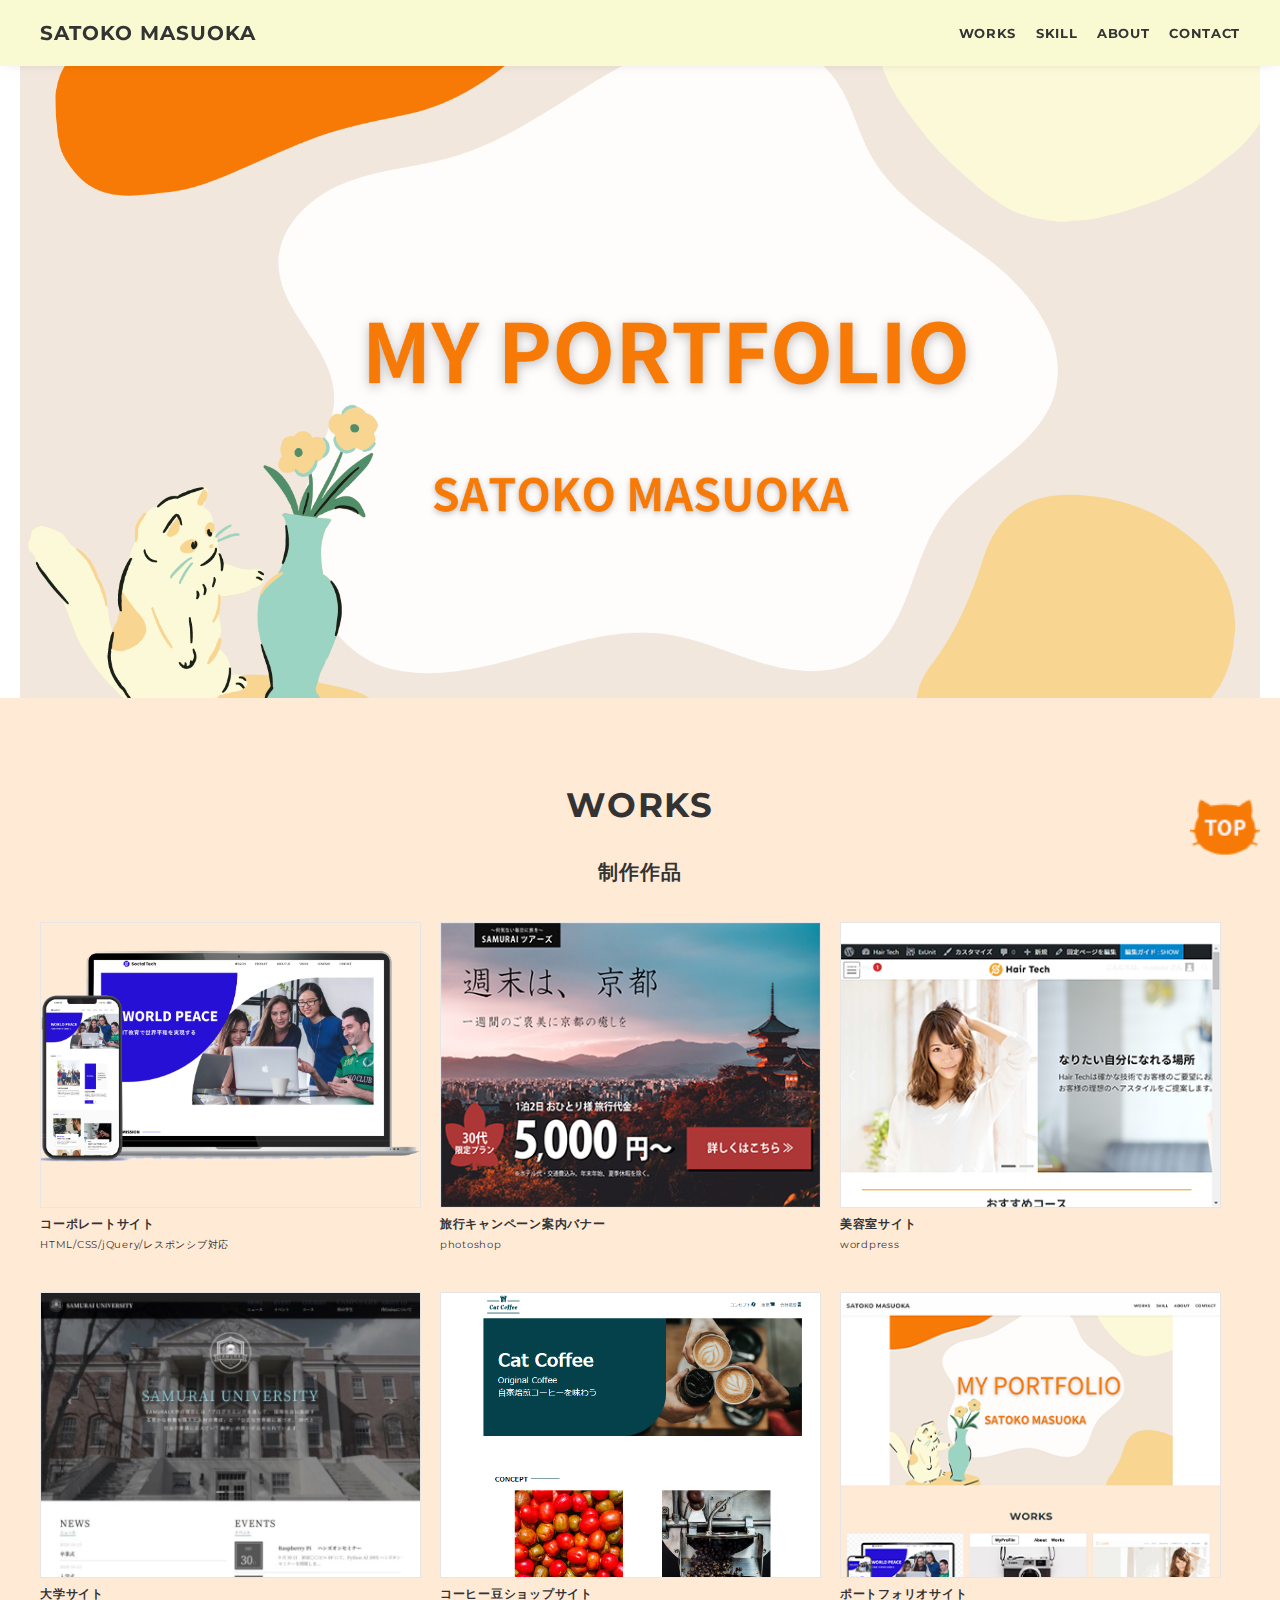
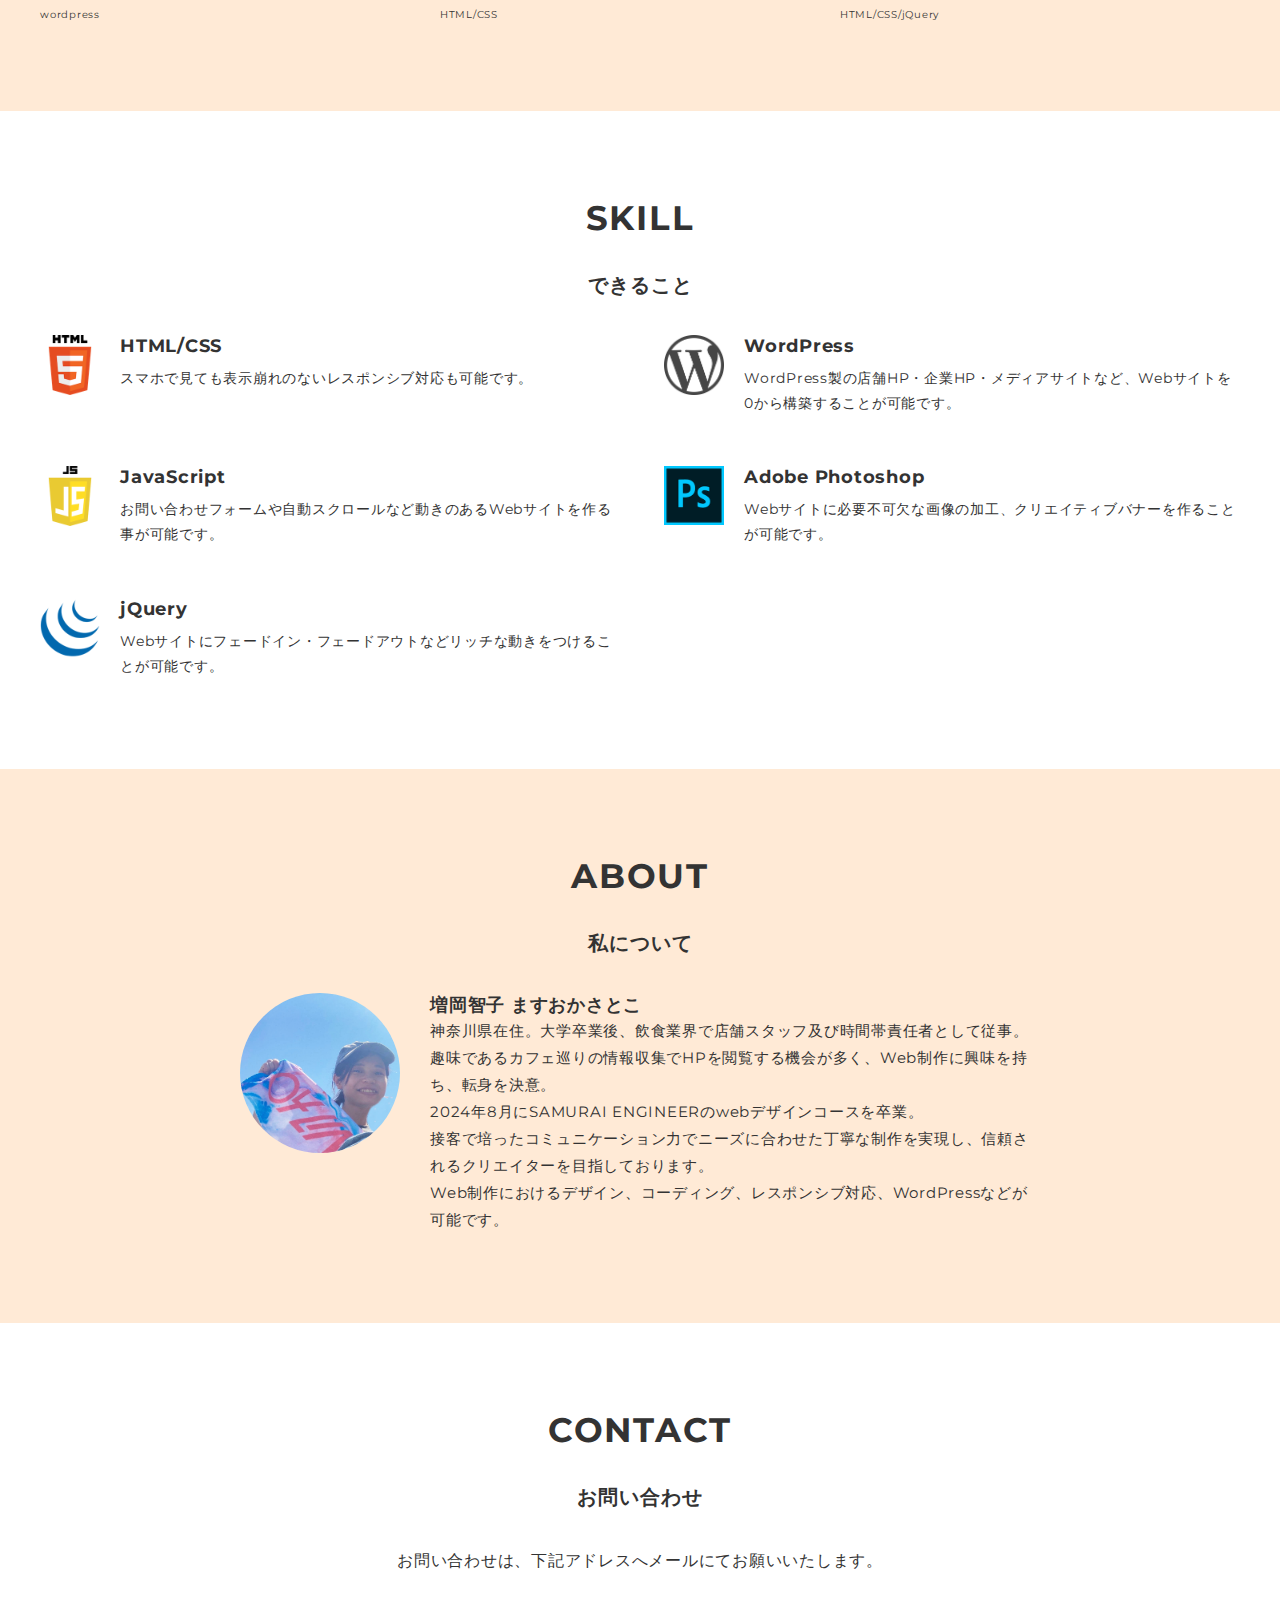
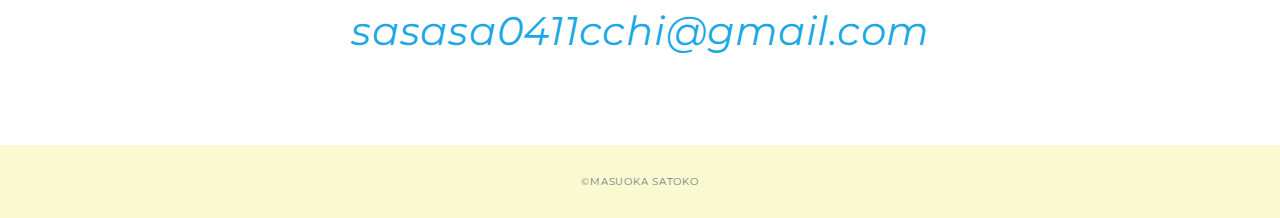
<file: index.html>
<!DOCTYPE html>
<html>
<head>
  <meta charset="utf-8">
  <meta name="discription" content="増岡智子のポートフォリオサイトです。">
  <meta name="viewport" content="width=device-width, initial-scale=1.0, maximum-scale=1.0, minimum-scale=1.0" >
  <title>増岡智子　ポートフォリオ</title>
  <link rel="preconnect" href="https://fonts.gstatic.com">
  <link href="https://fonts.googleapis.com/css2?family=Montserrat:wght@400;700&display=swap" rel="stylesheet">
  <link href="https://fonts.googleapis.com/css?family=Material+Icons+Outlined" rel="stylesheet">
  <link href="css/ress.css" media="all" rel="stylesheet" type="text/css" />
  <link href="css/style.css" media="all" rel="stylesheet" type="text/css" />
  
  <script src="https://ajax.googleapis.com/ajax/libs/jquery/3.6.0/jquery.min.js"></script>
  <script src="https://code.jquery.com/jquery-3.6.0.js" integrity="sha256-H+K7U5CnXl1h5ywQfKtSj8PCmoN9aaq30gDh27Xc0jk=" crossorigin="anonymous"></script>
  <script type='text/javascript' src="js/script.js"></script>
</head>

<body>


    <!-- header -->
    <header class="header ">
      <div class="container">
        <h1 class="header-logo">
          <a href="#">SATOKO MASUOKA</a>
        </h1>
        <nav class="gnav">
          <ul class="gnav-list">
            <li class="gnav-item"><a href="#works">WORKS</a></li>
            <li class="gnav-item"><a href="#skill">SKILL</a></li>
            <li class="gnav-item"><a href="#about">ABOUT</a></li>
            <li class="gnav-item"><a href="#contact">CONTACT</a></li>
          </ul>
        </nav>
      </div>
    </header>
    <!-- /header -->

    <main class="content">

      <!-- mv -->
      <div class="mv">
        <div class="mv-container">
          <img src="img/main-4.png" alt="メインビジュアル">
        </div>
      </div>
      <!-- /mv -->

      <!-- works -->
      <section class="works section" id="works">
        <div class="container">
          <h2 class="title">WORKS</h2>
          <h3 class="subtitle">制作作品</h3>
          <div class="works-list">
            <a class="works-item" href="works-1.html">
              <div class="works-img"><img src="img/works/html1mockup.png" alt="HTML1モックアップ" /></div>
              <p class="works-name">コーポレートサイト</p>
              <p class="works-info">HTML/CSS/jQuery/レスポンシブ対応</p>
            </a>
            <a class="works-item" href="works-2.html">
              <div class="works-img"><img src="img/works/works-2.png" alt="photoshop1" /></div>
              <p class="works-name">旅行キャンペーン案内バナー</p>
              <p class="works-info">photoshop</p>
            </a>
            <a class="works-item" href="works-3.html">
              <div class="works-img"><img src="img/works/wordpress1.png" alt="wordpress1" /></div>
              <p class="works-name">美容室サイト</p>
              <p class="works-info">wordpress</p>
            </a>
            <a class="works-item" href="works-4.html">
              <div class="works-img"><img src="img/works/wordpress2.png" alt="wordpress2" /></div>
              <p class="works-name">大学サイト</p>
              <p class="works-info">wordpress</p>
            </a>
            <a class="works-item" href="works-5.html">
              <div class="works-img"><img src="img/works/html3.png" alt="html3" /></div>
              <p class="works-name">コーヒー豆ショップサイト</p>
              <p class="works-info">HTML/CSS</p>
            </a>
            <a class="works-item" href="works-6.html">
              <div class="works-img"><img src="img/works/html4-3.png" alt="HTML4" /></div>
              <p class="works-name">ポートフォリオサイト</p>
              <p class="works-info">HTML/CSS/jQuery</p>
            </a>
          </div>
        </div>
      </section>
      <!-- /works -->

      <!-- skill -->
      <section class="skill section" id="skill">
        <div class="container">
          <h2 class="title">SKILL</h2>
          <h3 class="subtitle">できること</h3>
          <div class="skill-list">
            <div class="skill-item">
              <p class="skill-img"><img src="img/skills/html.png" alt="html"></p>
              <div class="skill-body">
                <h3 class="skill-name">HTML/CSS</h3>
                <p class="skill-text">
                  スマホで見ても表示崩れのないレスポンシブ対応も可能です。</p>
              </div>
            </div>
            <div class="skill-item">
              <p class="skill-img"><img src="img/skills/wordpress.png" alt="wordpress"></p>
              <div class="skill-body">
                <h3 class="skill-name">WordPress</h3>
                <p class="skill-text">
                  WordPress製の店舗HP・企業HP・メディアサイトなど、Webサイトを0から構築することが可能です。</p>
              </div>
            </div>
            <div class="skill-item">
              <p class="skill-img"><img src="img/skills/js.png" alt="javascript"></p>
              <div class="skill-body">
                <h3 class="skill-name">JavaScript</h3>
                <p class="skill-text">
                  お問い合わせフォームや自動スクロールなど動きのあるWebサイトを作る事が可能です。</p>
              </div>
            </div>
            <div class="skill-item">
              <p class="skill-img"><img src="img/skills/photoshop.png" alt="photoshop"></p>
              <div class="skill-body">
                <h3 class="skill-name">Adobe Photoshop</h3>
                <p class="skill-text">
                  Webサイトに必要不可欠な画像の加工、クリエイティブバナーを作ることが可能です。</p>
              </div>
            </div>
            <div class="skill-item">
              <p class="skill-img"><img src="img/skills/jquery.png" alt="jquery"></p>
              <div class="skill-body">
                <h3 class="skill-name">jQuery</h3>
                <p class="skill-text">
                  Webサイトにフェードイン・フェードアウトなどリッチな動きをつけることが可能です。</p>
              </div>
            </div>
          </div>
        </div>
      </section>
      <!-- /skill -->

      <!-- about -->
      <section class="about section" id="about">
        <div class="container">
          <h2 class="title">ABOUT</h2>
          <h3 class="subtitle">私について</h3>
          <div class="profile">
            <p class="profile-img">
              <img src="img/about1.jpg" alt="about">
            </p>
            <div class="profile-body">
              <h3>
                増岡智子        ますおかさとこ
              </h3>
              <p>
                神奈川県在住。大学卒業後、飲食業界で店舗スタッフ及び時間帯責任者として従事。趣味であるカフェ巡りの情報収集でHPを閲覧する機会が多く、Web制作に興味を持ち、転身を決意。<br>
                2024年8月にSAMURAI ENGINEERのwebデザインコースを卒業。<br>
                接客で培ったコミュニケーション力でニーズに合わせた丁寧な制作を実現し、信頼されるクリエイターを目指しております。<br>
                Web制作におけるデザイン、コーディング、レスポンシブ対応、WordPressなどが可能です。
              </p>
              
            </div>
          </div>
        </div>
      </section>
      <!-- /about -->

      <!-- contact -->
      <section class="contact section" id="contact">
        <div class="container">
          <h2 class="title">CONTACT</h2>
          <h3 class="subtitle">お問い合わせ</h3>
          <p class="lead">
            お問い合わせは、下記アドレスへメールにてお願いいたします。
          </p>
          <a href="mailto:sasasa0411cchi@gmail.com">
            <div class="address-area">
              <address>
                sasasa0411cchi@gmail.com
              </address>
            </div>
          </a>
        </div>
      </section>
      <!-- /contact -->
     <!-- TOPに戻るボタン -->
     <p id="pagetop"><a href="#"><img src="img/cat-icon.png" height="70" width="70" alt="ページトップボタン"></a></p>
    </main>

    <!-- footer -->
    <footer class="footer">
      <div class="copyright">&copy;MASUOKA SATOKO</div>
    </footer>
    <!-- /footer -->

  </div>
  
</body>
</html>
</file>
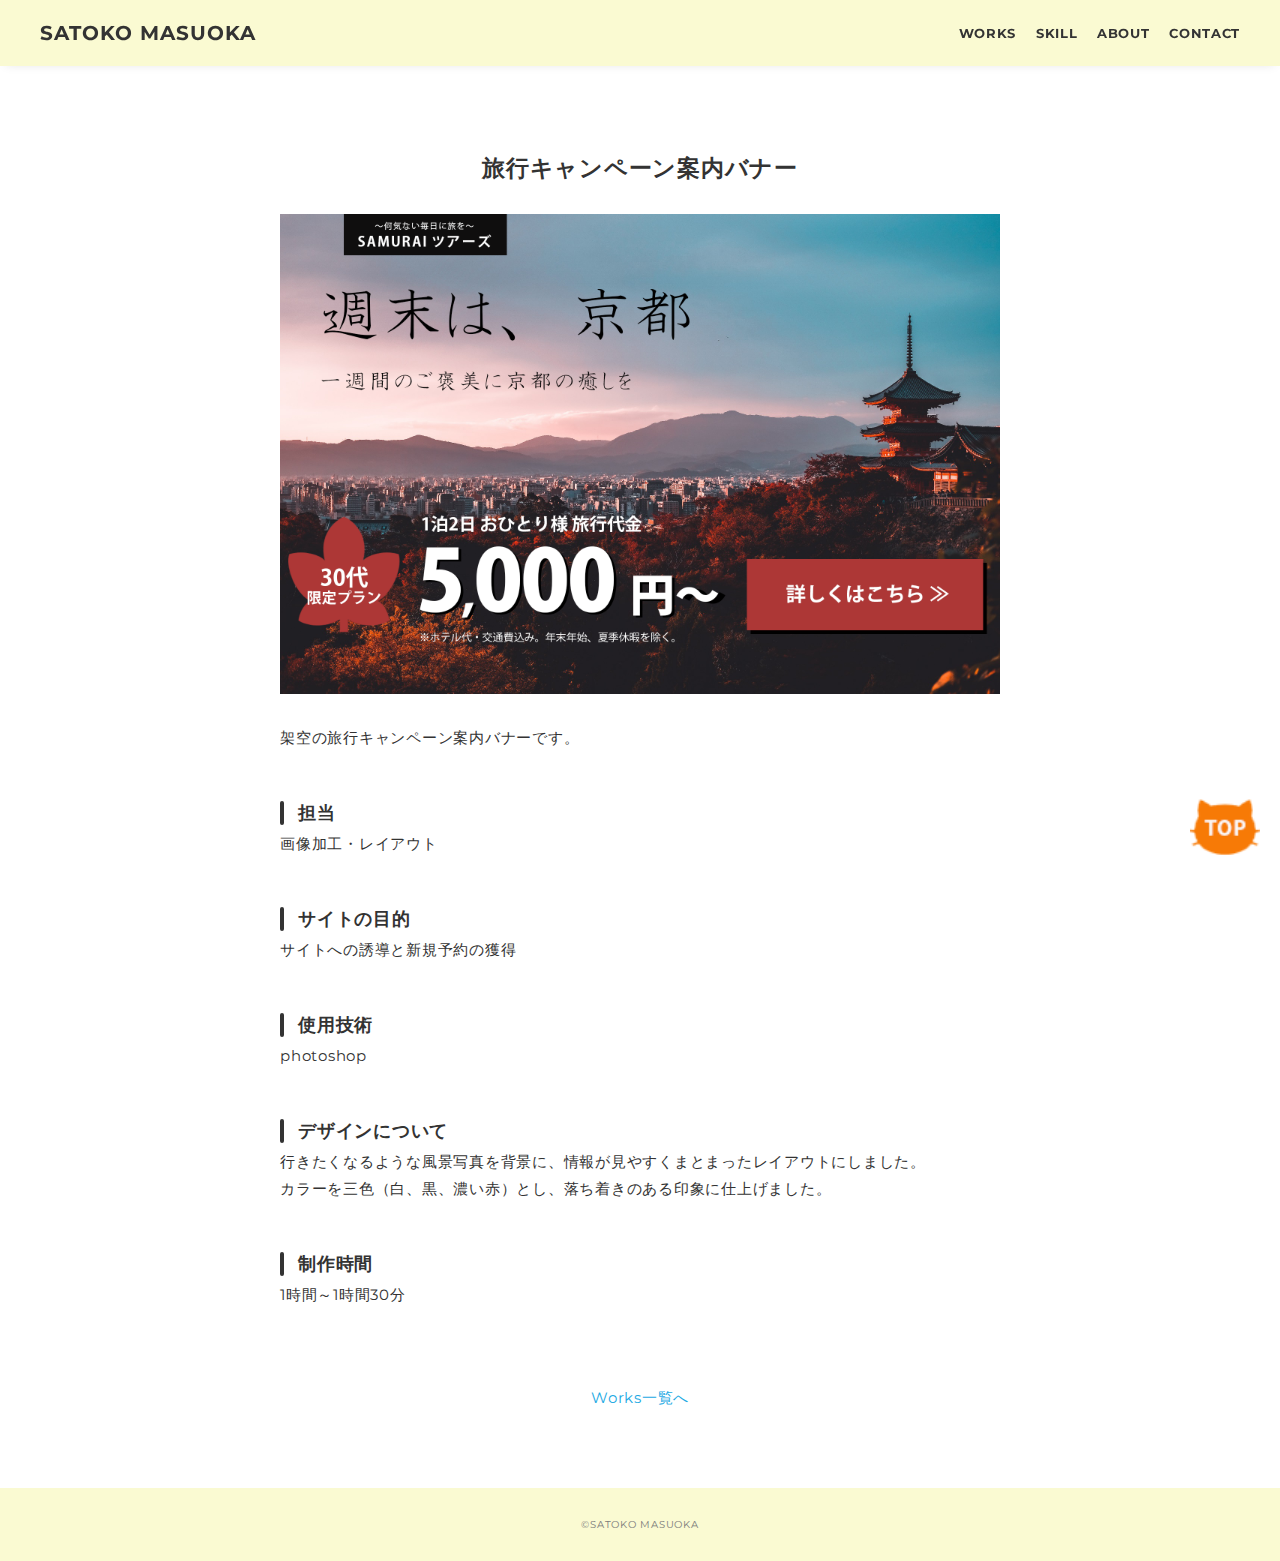
<file: works-2.html>
<!DOCTYPE html>
<html>
<head>
  <meta charset="utf-8">
  <meta name="discription" content="増岡智子のポートフォリオサイトです。">
  <meta name="viewport" content="width=device-width, initial-scale=1.0, maximum-scale=1.0, minimum-scale=1.0">
  <title>増岡智子　ポートフォリオ</title>
  <link rel="preconnect" href="https://fonts.gstatic.com">
  <link href="https://fonts.googleapis.com/css2?family=Montserrat:wght@400;700&display=swap" rel="stylesheet">
  <link href="https://fonts.googleapis.com/css?family=Material+Icons+Outlined" rel="stylesheet">
  <link href="css/ress.css" media="all" rel="stylesheet" type="text/css" />
  <link href="css/style.css" media="all" rel="stylesheet" type="text/css" />
</head>

<body>
  <div class="wrapper">

    <!-- header -->
    <header class="header ">
      <div class="container">
        <h1 class="header-logo">
          <a href="index.html">SATOKO MASUOKA</a>
        </h1>
        <nav class="gnav">
          <ul class="gnav-list">
            <li class="gnav-item"><a href="index.html#works">WORKS</a></li>
            <li class="gnav-item"><a href="index.html#skill">SKILL</a></li>
            <li class="gnav-item"><a href="index.html#about">ABOUT</a></li>
            <li class="gnav-item"><a href="index.html#contact">CONTACT</a></li>
          </ul>
        </nav>
      </div>
    </header>
    <!-- /header -->

    <main class="content">

      <article class="article">
        <div class="article-container">
          <h2 class="article-title">旅行キャンペーン案内バナー</h2>
          <div class="article-body">
            <p>
              <img src="img/works-detail/京都バナー.png" alt="works-2">
            </p>
            <p>
              架空の旅行キャンペーン案内バナーです。
            </p>
            <h3>担当</h3>
            <p>画像加工・レイアウト</p>
            <h3>サイトの目的</h3>
            <p>サイトへの誘導と新規予約の獲得</p>
            <h3>使用技術</h3>
            <p>photoshop</p>
            <h3>デザインについて</h3>
            <p>
              行きたくなるような風景写真を背景に、情報が見やすくまとまったレイアウトにしました。<br>
              カラーを三色（白、黒、濃い赤）とし、落ち着きのある印象に仕上げました。
            </p>
            <h3>制作時間</h3>
            <p>
              1時間～1時間30分
            </p>
          </div>
          <div class="home-link">
            <a href="index.html#works">Works一覧へ</a>
          </div>
        </div>
      </article>
    </main>

     <!-- TOPに戻るボタン -->
     <p id="pagetop"><a href="#"><img src="img/cat-icon.png" height="70" width="70" alt="ページトップボタン"></a></p>
    </main>

    <!-- footer -->
    <footer class="footer">
      <div class="copyright">&copy;SATOKO MASUOKA</div>
    </footer>
    <!-- /footer -->

  </div>
  <script src="https://ajax.googleapis.com/ajax/libs/jquery/3.6.0/jquery.min.js"></script>
  <script type='text/javascript' src="js/script.js"></script>
</body>
</html>
</file>
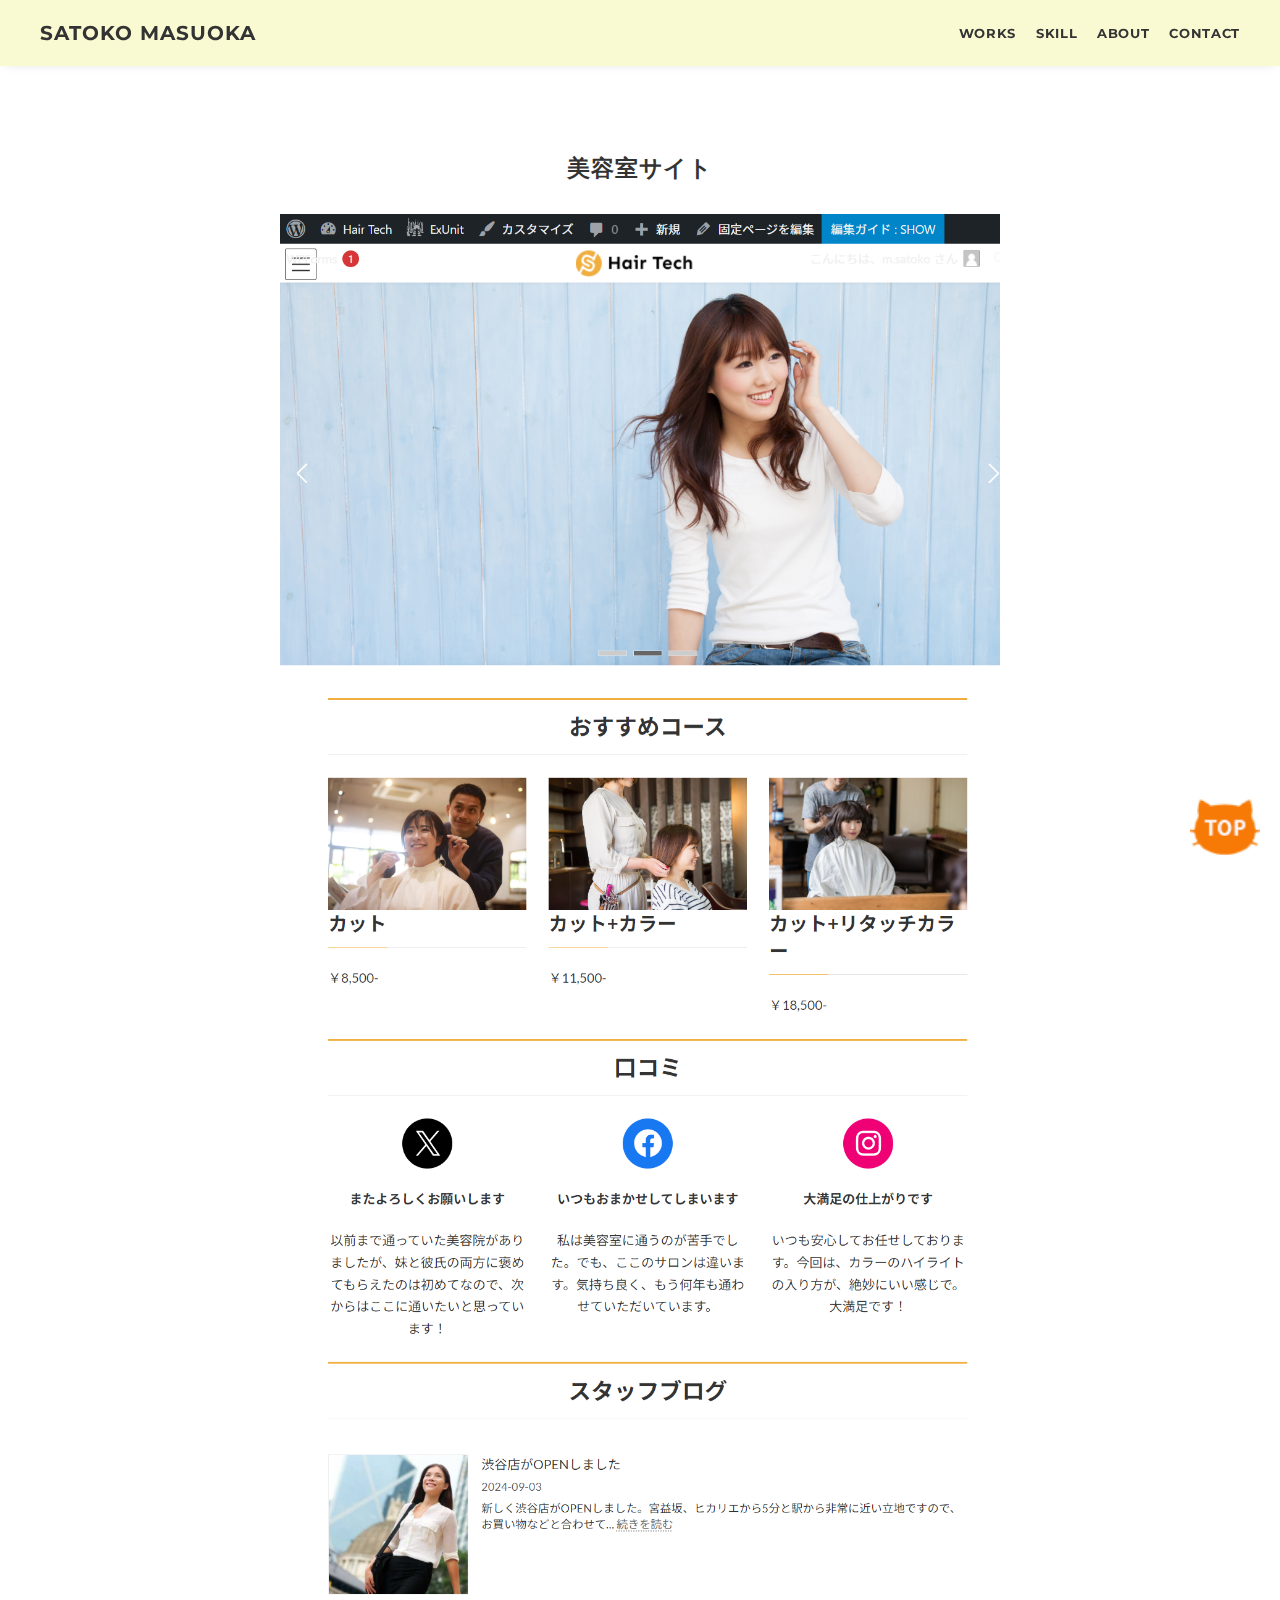
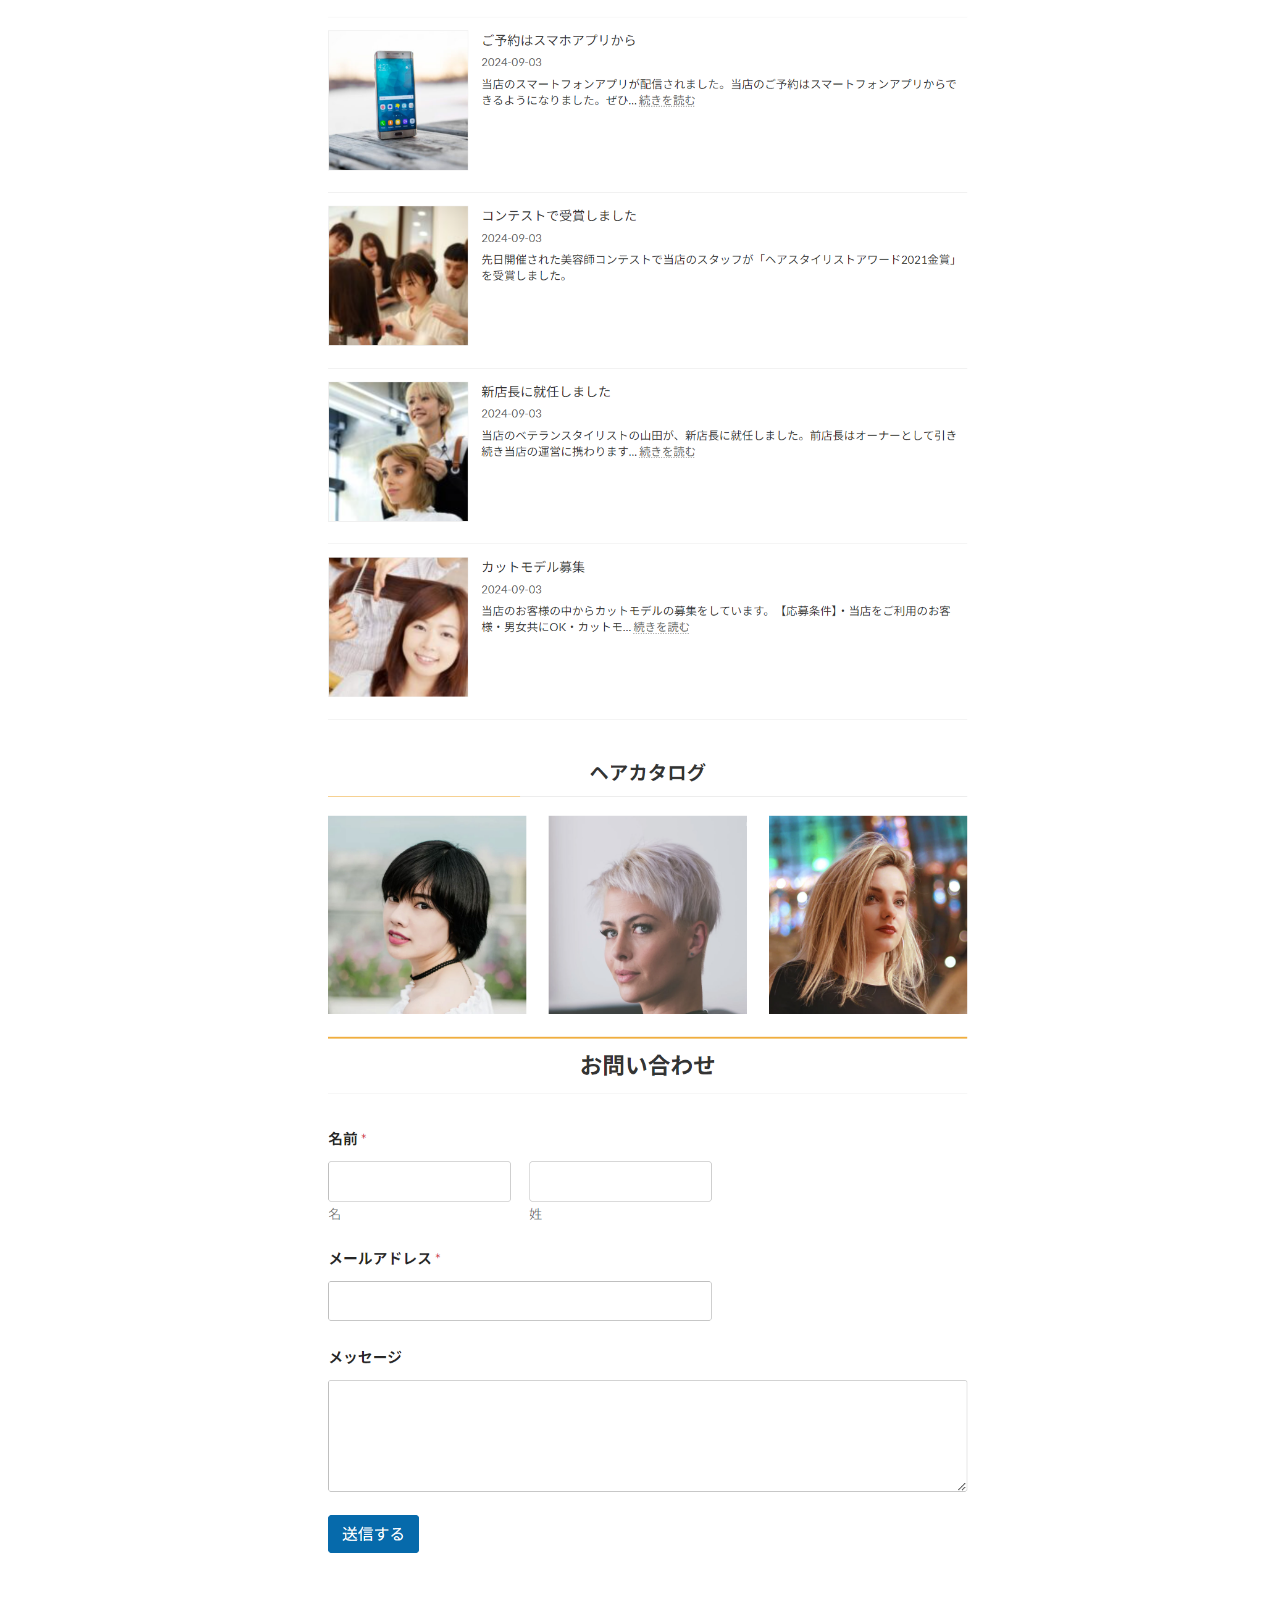
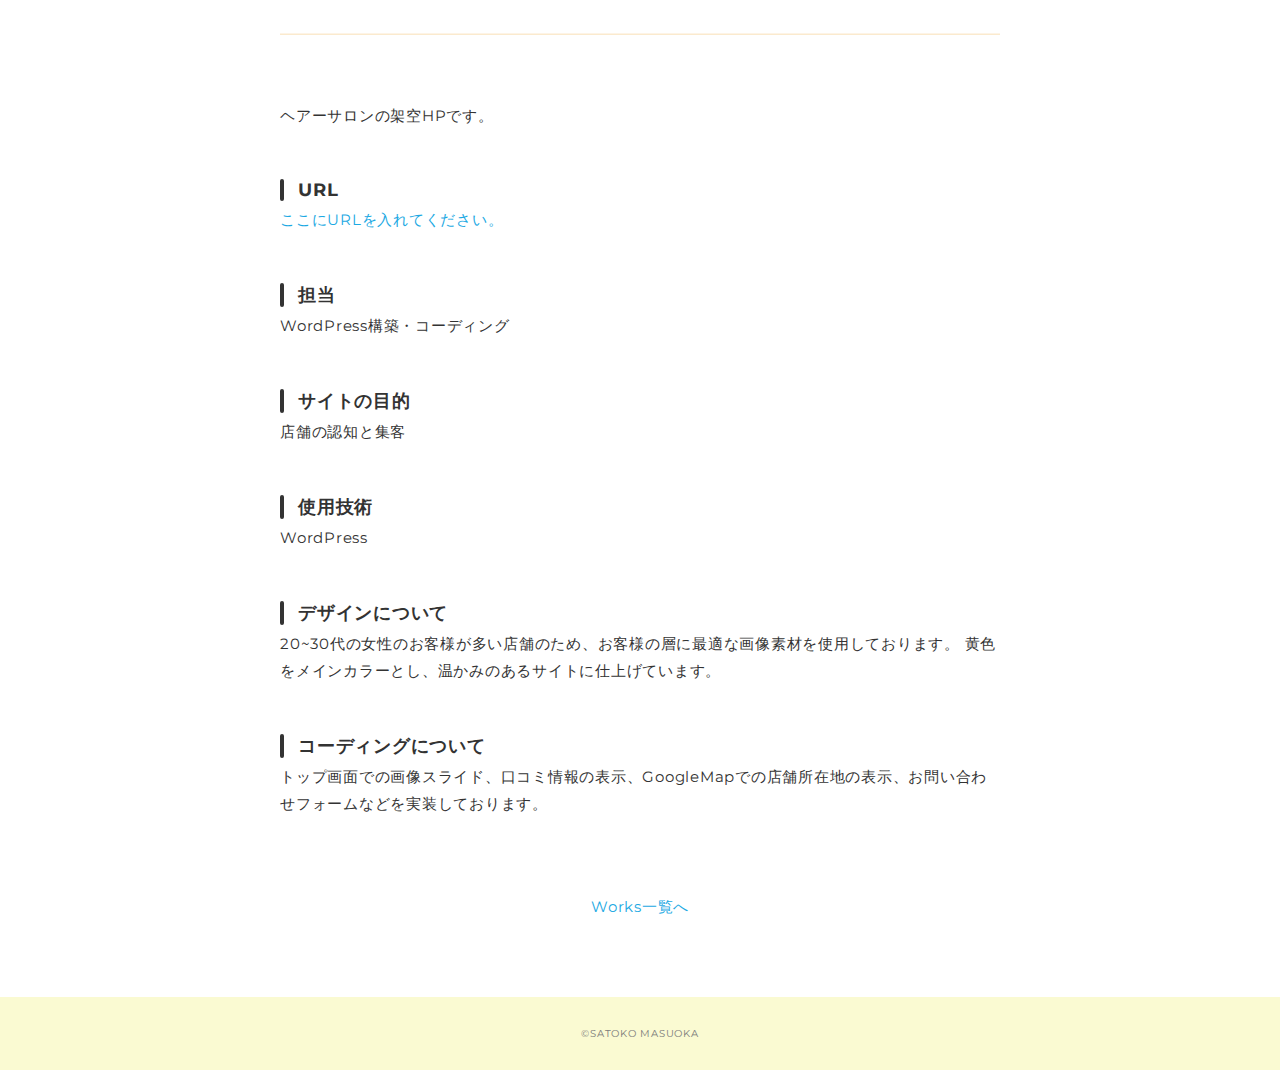
<file: works-3.html>
<!DOCTYPE html>
<html>
<head>
  <meta charset="utf-8">
  <meta name="discription" content="増岡智子のポートフォリオサイトです。">
  <meta name="viewport" content="width=device-width, initial-scale=1.0, maximum-scale=1.0, minimum-scale=1.0">
  <title>増岡智子　ポートフォリオ</title>
  <link rel="preconnect" href="https://fonts.gstatic.com">
  <link href="https://fonts.googleapis.com/css2?family=Montserrat:wght@400;700&display=swap" rel="stylesheet">
  <link href="https://fonts.googleapis.com/css?family=Material+Icons+Outlined" rel="stylesheet">
  <link href="css/ress.css" media="all" rel="stylesheet" type="text/css" />
  <link href="css/style.css" media="all" rel="stylesheet" type="text/css" />
</head>

<body>
  <div class="wrapper">

    <!-- header -->
    <header class="header ">
      <div class="container">
        <h1 class="header-logo">
          <a href="index.html">SATOKO MASUOKA</a>
        </h1>
        <nav class="gnav">
          <ul class="gnav-list">
            <li class="gnav-item"><a href="index.html#works">WORKS</a></li>
            <li class="gnav-item"><a href="index.html#skill">SKILL</a></li>
            <li class="gnav-item"><a href="index.html#about">ABOUT</a></li>
            <li class="gnav-item"><a href="index.html#contact">CONTACT</a></li>
          </ul>
        </nav>
      </div>
    </header>
    <!-- /header -->

    <main class="content">

      <article class="article">
        <div class="article-container">
          <h2 class="article-title">美容室サイト</h2>
          <div class="article-body">
            <p>
              <img src="img/works-detail/hair-tech.local.png" alt="美容室サイト">
            </p>
            <p>
              ヘアーサロンの架空HPです。
            </p>
            <h3>URL</h3>
            <p><a href="" target="_blank" rel="noopener">ここにURLを入れてください。</a></p>
            <h3>担当</h3>
            <p>WordPress構築・コーディング</p>
            <h3>サイトの目的</h3>
            <p>店舗の認知と集客</p>
            <h3>使用技術</h3>
            <p>WordPress</p>
            <h3>デザインについて</h3>
            <p>
              20~30代の女性のお客様が多い店舗のため、お客様の層に最適な画像素材を使用しております。
              黄色をメインカラーとし、温かみのあるサイトに仕上げています。
            </p>
            <h3>コーディングについて</h3>
            <p>
              トップ画面での画像スライド、口コミ情報の表示、GoogleMapでの店舗所在地の表示、お問い合わせフォームなどを実装しております。
            </p>
          </div>
          <div class="home-link">
            <a href="index.html#works">Works一覧へ</a>
          </div>
        </div>
      </article>
    </main>

     <!-- TOPに戻るボタン -->
     <p id="pagetop"><a href="#"><img src="img/cat-icon.png" height="70" width="70" alt="ページトップボタン"></a></p>
    </main>

    <!-- footer -->
    <footer class="footer">
      <div class="copyright">&copy;SATOKO MASUOKA</div>
    </footer>
    <!-- /footer -->

  </div>
  <script src="https://ajax.googleapis.com/ajax/libs/jquery/3.6.0/jquery.min.js"></script>
  <script type='text/javascript' src="js/script.js"></script>
</body>
</html>
</file>
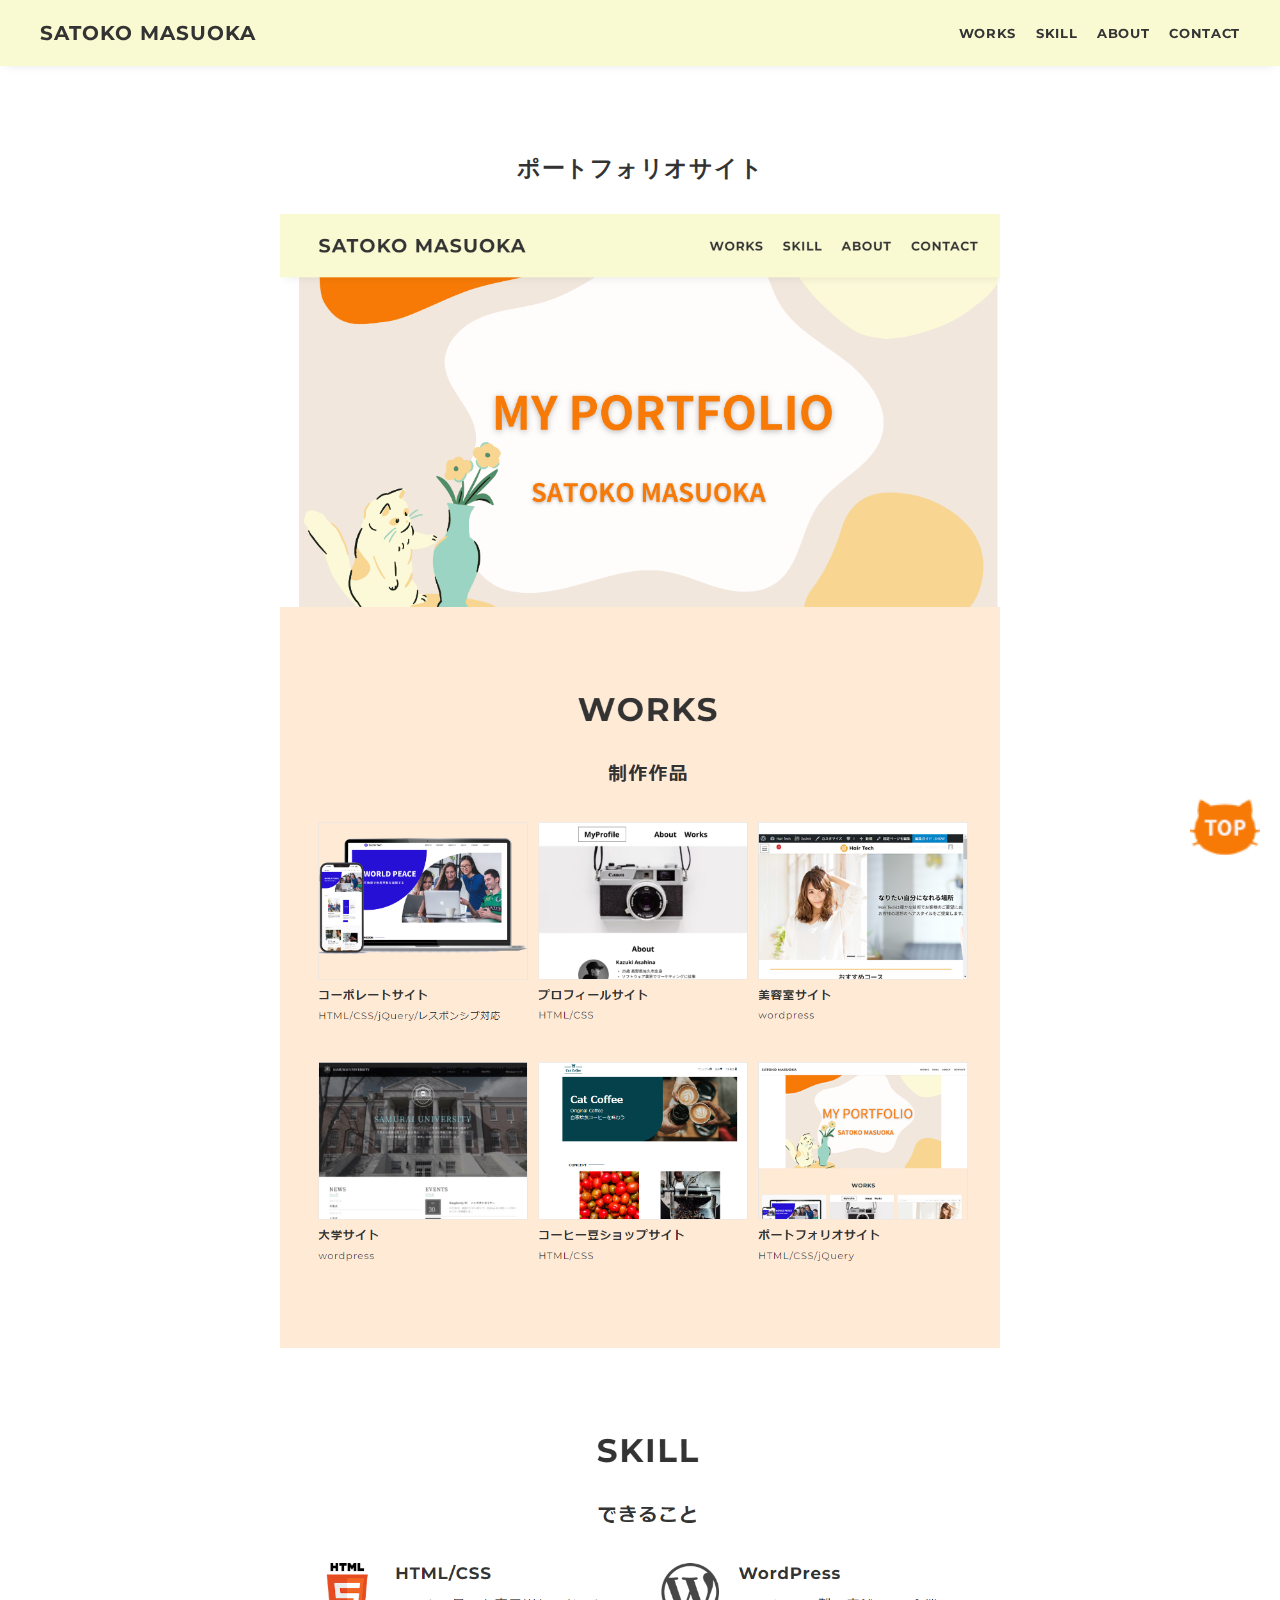
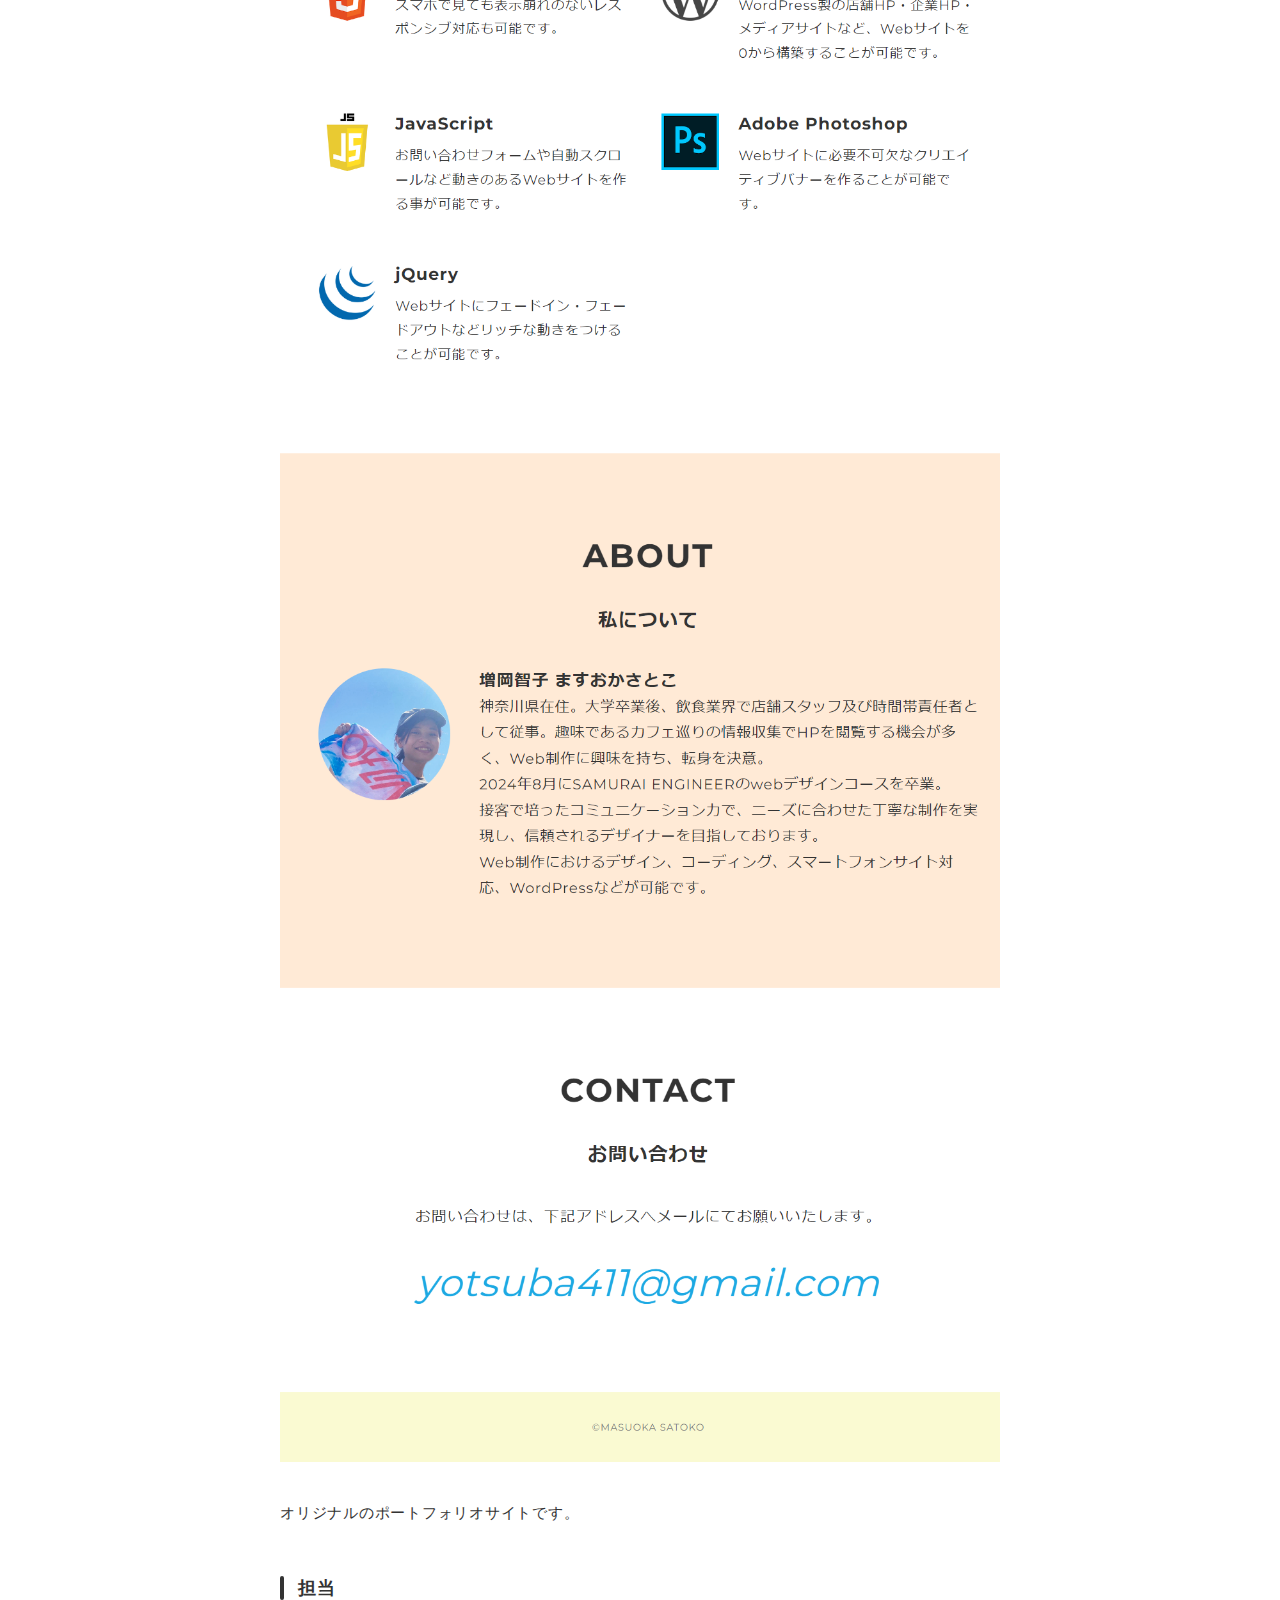
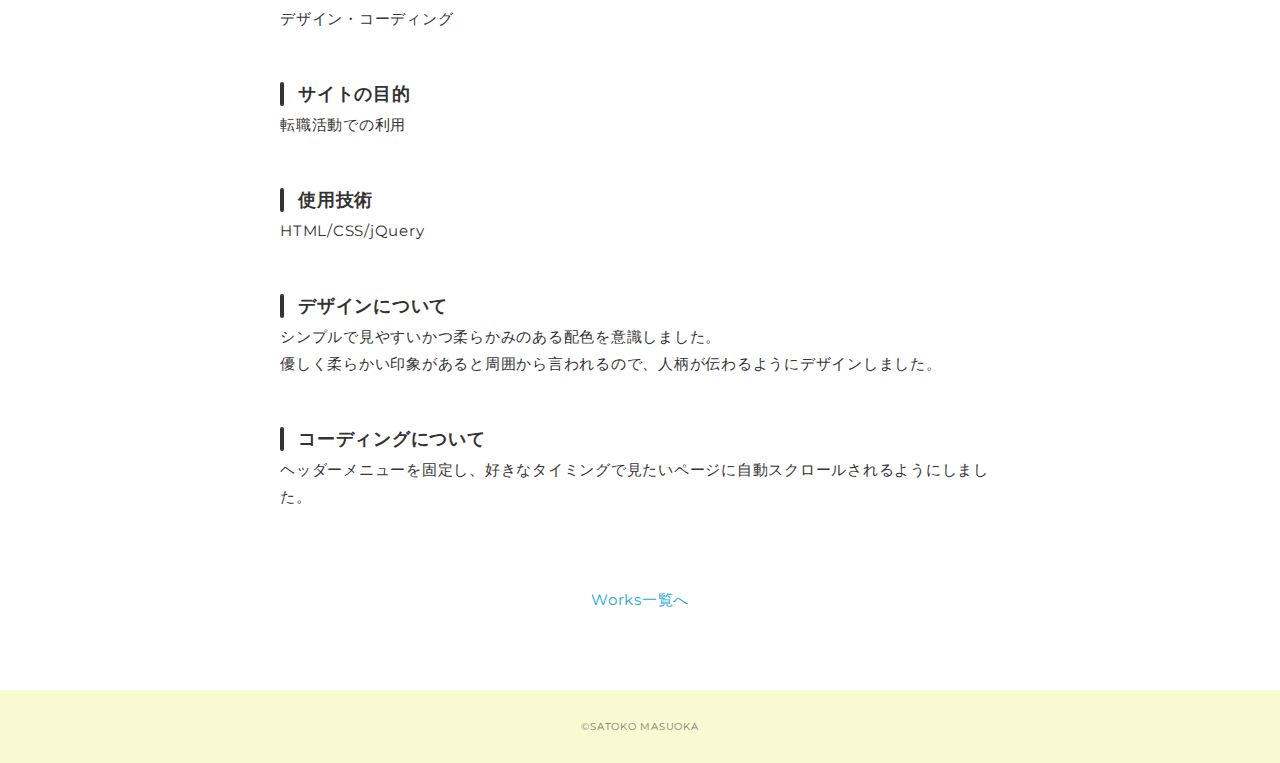
<file: works-6.html>
<!DOCTYPE html>
<html>
<head>
  <meta charset="utf-8">
  <meta name="discription" content="増岡智子のポートフォリオサイトです。">
  <meta name="viewport" content="width=device-width, initial-scale=1.0, maximum-scale=1.0, minimum-scale=1.0">
  <title>増岡智子　ポートフォリオ</title>
  <link rel="preconnect" href="https://fonts.gstatic.com">
  <link href="https://fonts.googleapis.com/css2?family=Montserrat:wght@400;700&display=swap" rel="stylesheet">
  <link href="https://fonts.googleapis.com/css?family=Material+Icons+Outlined" rel="stylesheet">
  <link href="css/ress.css" media="all" rel="stylesheet" type="text/css" />
  <link href="css/style.css" media="all" rel="stylesheet" type="text/css" />
</head>

<body>
  <div class="wrapper">

    <!-- header -->
    <header class="header ">
      <div class="container">
        <h1 class="header-logo">
          <a href="index.html">SATOKO MASUOKA</a>
        </h1>
        <nav class="gnav">
          <ul class="gnav-list">
            <li class="gnav-item"><a href="index.html#works">WORKS</a></li>
            <li class="gnav-item"><a href="index.html#skill">SKILL</a></li>
            <li class="gnav-item"><a href="index.html#about">ABOUT</a></li>
            <li class="gnav-item"><a href="index.html#contact">CONTACT</a></li>
          </ul>
        </nav>
      </div>
    </header>
    <!-- /header -->

    <main class="content">

      <article class="article">
        <div class="article-container">
          <h2 class="article-title">ポートフォリオサイト</h2>
          <div class="article-body">
            <p>
              <img src="img/works-detail/works-6.png" alt="works-6">
            </p>
            <p>
              オリジナルのポートフォリオサイトです。
            </p>
            <h3>担当</h3>
            <p>デザイン・コーディング</p>
            <h3>サイトの目的</h3>
            <p>転職活動での利用</p>
            <h3>使用技術</h3>
            <p>HTML/CSS/jQuery</p>
            <h3>デザインについて</h3>
            <p>
              シンプルで見やすいかつ柔らかみのある配色を意識しました。<br>
              優しく柔らかい印象があると周囲から言われるので、人柄が伝わるようにデザインしました。
            </p>
            <h3>コーディングについて</h3>
            <p>
              ヘッダーメニューを固定し、好きなタイミングで見たいページに自動スクロールされるようにしました。
              
            </p>
          </div>
          <div class="home-link">
            <a href="index.html#works">Works一覧へ</a>
          </div>
        </div>
      </article>
    </main>

     <!-- TOPに戻るボタン -->
     <p id="pagetop"><a href="#"><img src="img/cat-icon.png" height="70" width="70" alt="ページトップボタン"></a></p>
    </main>

    <!-- footer -->
    <footer class="footer">
      <div class="copyright">&copy;SATOKO MASUOKA</div>
    </footer>
    <!-- /footer -->

  </div>
  <script src="https://ajax.googleapis.com/ajax/libs/jquery/3.6.0/jquery.min.js"></script>
  <script type='text/javascript' src="js/script.js"></script>
</body>
</html>
</file>
<file: css/ress.css>
/*!
 * ress.css • v3.0.1
 * MIT License
 * github.com/filipelinhares/ress
 */

/* # =================================================================
   # Global selectors
   # ================================================================= */

html {
  box-sizing: border-box;
  word-break: normal;
  -moz-tab-size: 4;
  tab-size: 4;

  -webkit-text-size-adjust: 100%; /* Prevent adjustments of font size after orientation changes in iOS */
}

*,
::before,
::after {
  box-sizing: inherit;
  background-repeat: no-repeat; /* Set `background-repeat: no-repeat` to all elements and pseudo elements */
}

::before,
::after {
  vertical-align: inherit;
  text-decoration: inherit; /* Inherit text-decoration and vertical align to ::before and ::after pseudo elements */
}

* {
  margin: 0;
  padding: 0; /* Reset `padding` and `margin` of all elements */
}

/* # =================================================================
   # General elements
   # ================================================================= */

hr {
  overflow: visible; /* Show the overflow in Edge and IE */
  height: 0; /* Add the correct box sizing in Firefox */
}

details,
main {
  display: block; /* Render the `main` element consistently in IE. */
}

summary {
  display: list-item; /* Add the correct display in all browsers */
}

small {
  font-size: 80%; /* Set font-size to 80% in `small` elements */
}

[hidden] {
  display: none; /* Add the correct display in IE */
}

abbr[title] {
  /* Add the correct text decoration in Chrome, Edge, IE, Opera, and Safari */
  text-decoration: underline;
  text-decoration: underline dotted;
  border-bottom: none; /* Remove the bottom border in Chrome 57 */
}

a {
  background-color: transparent; /* Remove the gray background on active links in IE 10 */
}

a:active,
a:hover {
  outline-width: 0; /* Remove the outline when hovering in all browsers */
}

code,
kbd,
pre,
samp {
  font-family: monospace, monospace; /* Specify the font family of code elements */
}

pre {
  font-size: 1em; /* Correct the odd `em` font sizing in all browsers */
}

b,
strong {
  font-weight: bolder; /* Add the correct font weight in Chrome, Edge, and Safari */
}

/* https://gist.github.com/unruthless/413930 */
sub,
sup {
  position: relative;
  font-size: 75%;
  line-height: 0;
  vertical-align: baseline;
}

sub {
  bottom: -.25em;
}

sup {
  top: -.5em;
}

/* # =================================================================
   # Forms
   # ================================================================= */

input {
  border-radius: 0;
}

/* Replace pointer cursor in disabled elements */
[disabled] {
  cursor: default;
}

[type="number"]::-webkit-container-spin-button,
[type="number"]::-webkit-outer-spin-button {
  height: auto; /* Correct the cursor style of increment and decrement buttons in Chrome */
}

[type="search"] {
  outline-offset: -2px; /* Correct the outline style in Safari */

  -webkit-appearance: textfield; /* Correct the odd appearance in Chrome and Safari */
}

[type="search"]::-webkit-search-decoration {
  -webkit-appearance: none; /* Remove the container padding in Chrome and Safari on macOS */
}

textarea {
  overflow: auto; /* Internet Explorer 11+ */
  resize: vertical; /* Specify textarea resizability */
}

button,
input,
optgroup,
select,
textarea {
  font: inherit; /* Specify font inheritance of form elements */
}

optgroup {
  font-weight: bold; /* Restore the font weight unset by the previous rule */
}

button {
  overflow: visible; /* Address `overflow` set to `hidden` in IE 8/9/10/11 */
}

button,
select {
  text-transform: none; /* Firefox 40+, Internet Explorer 11- */
}

/* Apply cursor pointer to button elements */
button,
[type="button"],
[type="reset"],
[type="submit"],
[role="button"] {
  cursor: pointer;
  color: inherit;
}

/* Remove container padding and border in Firefox 4+ */
button::-moz-focus-container,
[type="button"]::-moz-focus-container,
[type="reset"]::-moz-focus-container,
[type="submit"]::-moz-focus-container {
  padding: 0;
  border-style: none;
}

/* Replace focus style removed in the border reset above */
button:-moz-focusring,
[type="button"]::-moz-focus-container,
[type="reset"]::-moz-focus-container,
[type="submit"]::-moz-focus-container {
  outline: 1px dotted ButtonText;
}

button,
html [type="button"],
/* Prevent a WebKit bug where (2) destroys native `audio` and `video`controls in Android 4 */
[type="reset"],
[type="submit"] {
  -webkit-appearance: button; /* Correct the inability to style clickable types in iOS */
}

/* Remove the default button styling in all browsers */
button,
input,
select,
textarea {
  border-style: none;
  background-color: transparent;
}

/* Style select like a standard input */
select {
  -webkit-appearance: none; /* Chrome 41+ */
  -moz-appearance: none; /* Firefox 36+ */
}

select::-ms-expand {
  display: none; /* Internet Explorer 11+ */
}

select::-ms-value {
  color: currentColor; /* Internet Explorer 11+ */
}

legend {
  display: table; /* Correct the text wrapping in Edge and IE */
  max-width: 100%; /* Correct the text wrapping in Edge and IE */
  max-width: 100%; /* Correct the text wrapping in Edge 18- and IE */
  white-space: normal; /* Correct the text wrapping in Edge and IE */
  color: inherit; /* Correct the color inheritance from `fieldset` elements in IE */
  border: 0; /* Correct `color` not being inherited in IE 8/9/10/11 */
}

::-webkit-file-upload-button {
  font: inherit; /* Change font properties to `inherit` in Chrome and Safari */
  color: inherit;
  /* Correct the inability to style clickable types in iOS and Safari */

  -webkit-appearance: button;
}

/* # =================================================================
   # Specify media element style
   # ================================================================= */

img {
  border-style: none; /* Remove border when inside `a` element in IE 8/9/10 */
}

/* Add the correct vertical alignment in Chrome, Firefox, and Opera */
progress {
  vertical-align: baseline;
}

/* # =================================================================
   # Accessibility
   # ================================================================= */

/* Hide content from screens but not screenreaders */
@media screen {
  [hidden~="screen"] {
    display: inherit;
  }
  [hidden~="screen"]:not(:active):not(:focus):not(:target) {
    position: absolute !important;
    clip: rect(0 0 0 0) !important;
  }
}

/* Specify the progress cursor of updating elements */
[aria-busy="true"] {
  cursor: progress;
}

/* Specify the pointer cursor of trigger elements */
[aria-controls] {
  cursor: pointer;
}

/* Specify the unstyled cursor of disabled, not-editable, or otherwise inoperable elements */
[aria-disabled] {
  cursor: default;
}
</file>
<file: css/style.css>
body {
  font-family: "Montserrat","Helvetica Neue",Arial,"Hiragino Kaku Gothic ProN","Hiragino Sans",Meiryo,sans-serif;
  font-size: 15px;
  letter-spacing: .05em;
  color: #333;
}

a {
  transition: opacity .3s;
  text-decoration: none;
  color: #1ca9e3;
}

img {
  max-width: 100%;
  height: auto;
  vertical-align: bottom;
  border-style: none;
}



.pc-only {
  display: block;
}

.sp-only {
  display: none;
}



/*--------------------------------
 レイアウト
---------------------------------*/
.wrapper {
  padding-top: 73px;
}

.section {
  padding: 90px 0;
}

.section:nth-of-type(odd) {
  background-color: #ffead6;
}

.container {
  max-width: 1340px;
  margin: 0 auto;
  padding: 0 40px;
}

/*--------------------------------
 見出し
---------------------------------*/
.title {
  font-size: 34px;
  font-weight: bold;
  line-height: 1;
  margin-bottom: 40px;
  text-align: center;
  letter-spacing: .05em;
  color: #333;
}

.subtitle {
  font-size: 20px;
  font-weight: bold;
  line-height: 1;
  margin-bottom: 40px;
  text-align: center;
  letter-spacing: .05em;
  color: #333;
}

.lead {
  font-size: 16px;
  line-height: 1.8;
  margin-bottom: 30px;
}

/*--------------------------------
ヘッダー
---------------------------------*/
.header {
  position: fixed;
  top: 0;
  z-index: 1;
  width: 100%;
  background-color: #fafad2;
  box-shadow: 0 5px 10px -6px rgba(0,0,0,.1);
}

.header .container {
  display: flex;
  align-items: center;
  justify-content: space-between;
  padding: 20px 40px;
}

.header-logo {
  font-size: 20px;
  font-weight: bold;
  line-height: 1.2;
  margin-right: 20px;
  letter-spacing: .05em;
}

.header-logo a {
  color: #333;
}

.gnav-list {
  display: flex;
  justify-content: space-between;
  list-style: none;
}

.gnav-item:not(:last-child) {
  margin-right: 20px;
}

.gnav-item a {
  position: relative;
  font-size: 13px;
  font-weight: bold;
  display: inline-block;
  padding: 5px 0;
  transition: .3s;
  letter-spacing: .05em;
  color: #333;
}
.gnav-item a:after {
  position: absolute;
  bottom: 0;
  left: 50%;
  width: 0;
  height: 3px;
  content: "";
  transition: .3s;
  -webkit-transform: translateX(-50%);
  transform: translateX(-50%);
  background-color: #333;
}

.gnav-item a:hover:after {
  width: 100%;
}

/*--------------------------------
 メインビジュアル
---------------------------------*/
.mv {
  display: flex;
  align-items: center;
  justify-content: center;
  height: auto;
  text-align: center;
}

.mv-container {
  position: relative;
  padding: 0 20px;
}

.mv-container img {
  width: 100%;
  height: 100%;
}

/*--------------------------------
 Works
---------------------------------*/
.works-list {
  display: flex;
  flex-wrap: wrap;
  margin-bottom: -40px;
}

.works-item {
  width: 31.74603%;
  margin-right: 1.58730%;
  margin-bottom: 40px;
  color: #333;
}

.works-item:hover {
  opacity: .9;
}

.works-item:nth-of-type(3n) {
  margin-right: 0;
}

.works-img img {
  border: 1px solid #e6e6e6;
}

.works-name {
  font-size: 12px;
  font-weight: bold;
  margin-top: 8px;
}

.works-info {
  font-size: 10px;
  margin-top: 5px;
}

/*--------------------------------
 Skill
---------------------------------*/
.skill-list {
  display: flex;
  flex-wrap: wrap;
  justify-content: space-between;
  margin-bottom: -50px;
}

.skill-item {
  display: flex;
  align-items: flex-start;
  justify-content: space-between;
  width: 48%;
  margin-bottom: 50px;
}

.skill-img {
  width: 60px;
  height: auto;
  margin-right: 20px;
}

.skill-body {
  flex: 1;
}

.skill-name {
  margin-bottom: 10px;
}

.skill-text {
  font-size: 14px;
  line-height: 1.8;
}

/*--------------------------------
 About
---------------------------------*/
.profile {
  display: flex;
  flex-wrap: wrap;
  max-width: 800px;
  margin: 0 auto;
}
.profile-img {
  width: 20%;
  margin-right: 30px;
  border-radius: 50%;
}
.profile-img img {
  border-radius: 50%;
}
.profile-body {
  flex: 1;
}

.profile-body p {
  font-size: 15px;
  line-height: 1.8;
}

.profile-body p:not(:last-child) {
  margin-bottom: 30px;
}

/*--------------------------------
 Contact
---------------------------------*/
.contact {
  text-align: center;
}

.contact-item:not(:last-child) {
  margin-right: 10px;
}

.contact-text {
  margin-top: 10px;
}

.address-area {
  font-size: 40px;
}

/*--------------------------------
 ページトップ
---------------------------------*/
/* TOPに戻るボタン */
#pagetop {    
  position: fixed;
  bottom: 38px;
  right: 20px;
}

/*--------------------------------
 フッター
---------------------------------*/
.footer {
  padding: 30px;
  background-color: #fafad2;
}

.copyright {
  font-size: 10px;
  text-align: center;
  color: #797979;
}

/*--------------------------------
 下層：Worksページ
---------------------------------*/
.article {
  padding: 80px 0;
}

.article-container {
  max-width: 1040px;
  margin: 0 auto;
  padding: 0 20px;
}

.article-title {
  margin-bottom: 30px;
  text-align: center;
}

.article-body {
  max-width: 720px;
  margin: 0 auto;
  margin-bottom: 80px;
}

.article-body h3 {
  position: relative;
  font-size: 18px;
  margin-bottom: 5px;
  padding-left: 1em;
}

.article-body img {
  width: 100%;
  height: auto;
}

.article-body h3:not(:first-child) {
  margin-top: 50px;
}

.article-body h3::before {
  position: absolute;
  top: 0;
  left: 0;
  width: 4px;
  height: 100%;
  content: "";
  border-radius: 3px;
  background-color: #333;
}

.article-body p {
  font-size: 15px;
  line-height: 1.8;
  margin-bottom: 30px;
}

.home-link {
  text-align: center;
}

/*media Queries 767
----------------------------------------------------*/
@media screen and (max-width: 767px) {
  body {
    font-size: 14px;
  }

  .pc-only {
    display: none;
  }

  .sp-only {
    display: block;
  }

  /* 見出し */
  .title {
    font-size: 26px;
    margin-bottom: 20px;
  }

  .lead {
    font-size: 14px;
    line-height: 1.7;
    margin-bottom: 20px;
  }

  /* レイアウト */
  .wrapper {
    padding-top: 57px;
  }

  .section {
    padding: 60px 0;
  }

  .container {
    padding: 0 20px;
  }

  /* ヘッダー */
  .header .container {
    padding: 15px;
  }

  .header-logo {
    font-size: 15px;
    margin-right: 15px;
  }

  .gnav-item:not(:last-child) {
    margin-right: 10px;
  }

  .gnav-item a {
    font-size: 10px;
  }

  .gnav-item a:after {
    display: none;
  }

  /*  メインビジュアル */
  .mv {
    height: 40vh;
  }

  .mv-container {
    padding: 0 20px;
  }

  .mv-title {
    font-size: 30px;
  }
  .mv-subtitle {
    font-size: 16px;
    margin-bottom: 20px;
  }

  .mv-text {
    top: 75%;
    font-size: 14px;
    line-height: 1.7;
  }

  /* Works */
  .works-name {
    font-size: 12px;
  }

  .works-info {
    margin-top: 3px;
  }

  .works-list {
    justify-content: space-between;
  }

  .works-item {
    flex: 0 0 48%;
    margin-right: 0;
    margin-bottom: 30px;
  }

  /* Skill */
  .skill-list {
    display: block;
    margin-bottom: 0;
  }

  .skill-item {
    width: 100%;
    margin-bottom: 35px;
  }

  .skill-item:last-child {
    margin-bottom: 0;
  }

  .skill-name {
    margin-bottom: 5px;
  }

  .skill-text {
    font-size: 13px;
    line-height: 1.7;
  }

  /* About */
  .profile {
    display: block;
  }
  .profile-img {
    width: 150px;
    margin: 0 auto;
    margin-bottom: 25px;
  }

  .profile-body p {
    font-size: 14px;
    line-height: 1.7;
  }

  .profile-body p:not(:last-child) {
    margin-bottom: 20px;
  }

  /* フッター */
  .footer {
    padding: 20px;
  }

  /* 下層ページ */
  .article {
    padding: 50px 0;
  }

  .article-body h3 {
    font-size: 16px;
    padding-left: .8em;
  }

  .article-body h3:not(:first-child) {
    margin-top: 30px;
  }

  .article-body p {
    font-size: 14px;
    line-height: 1.7;
    margin-bottom: 20px;
  }
}
</file>
